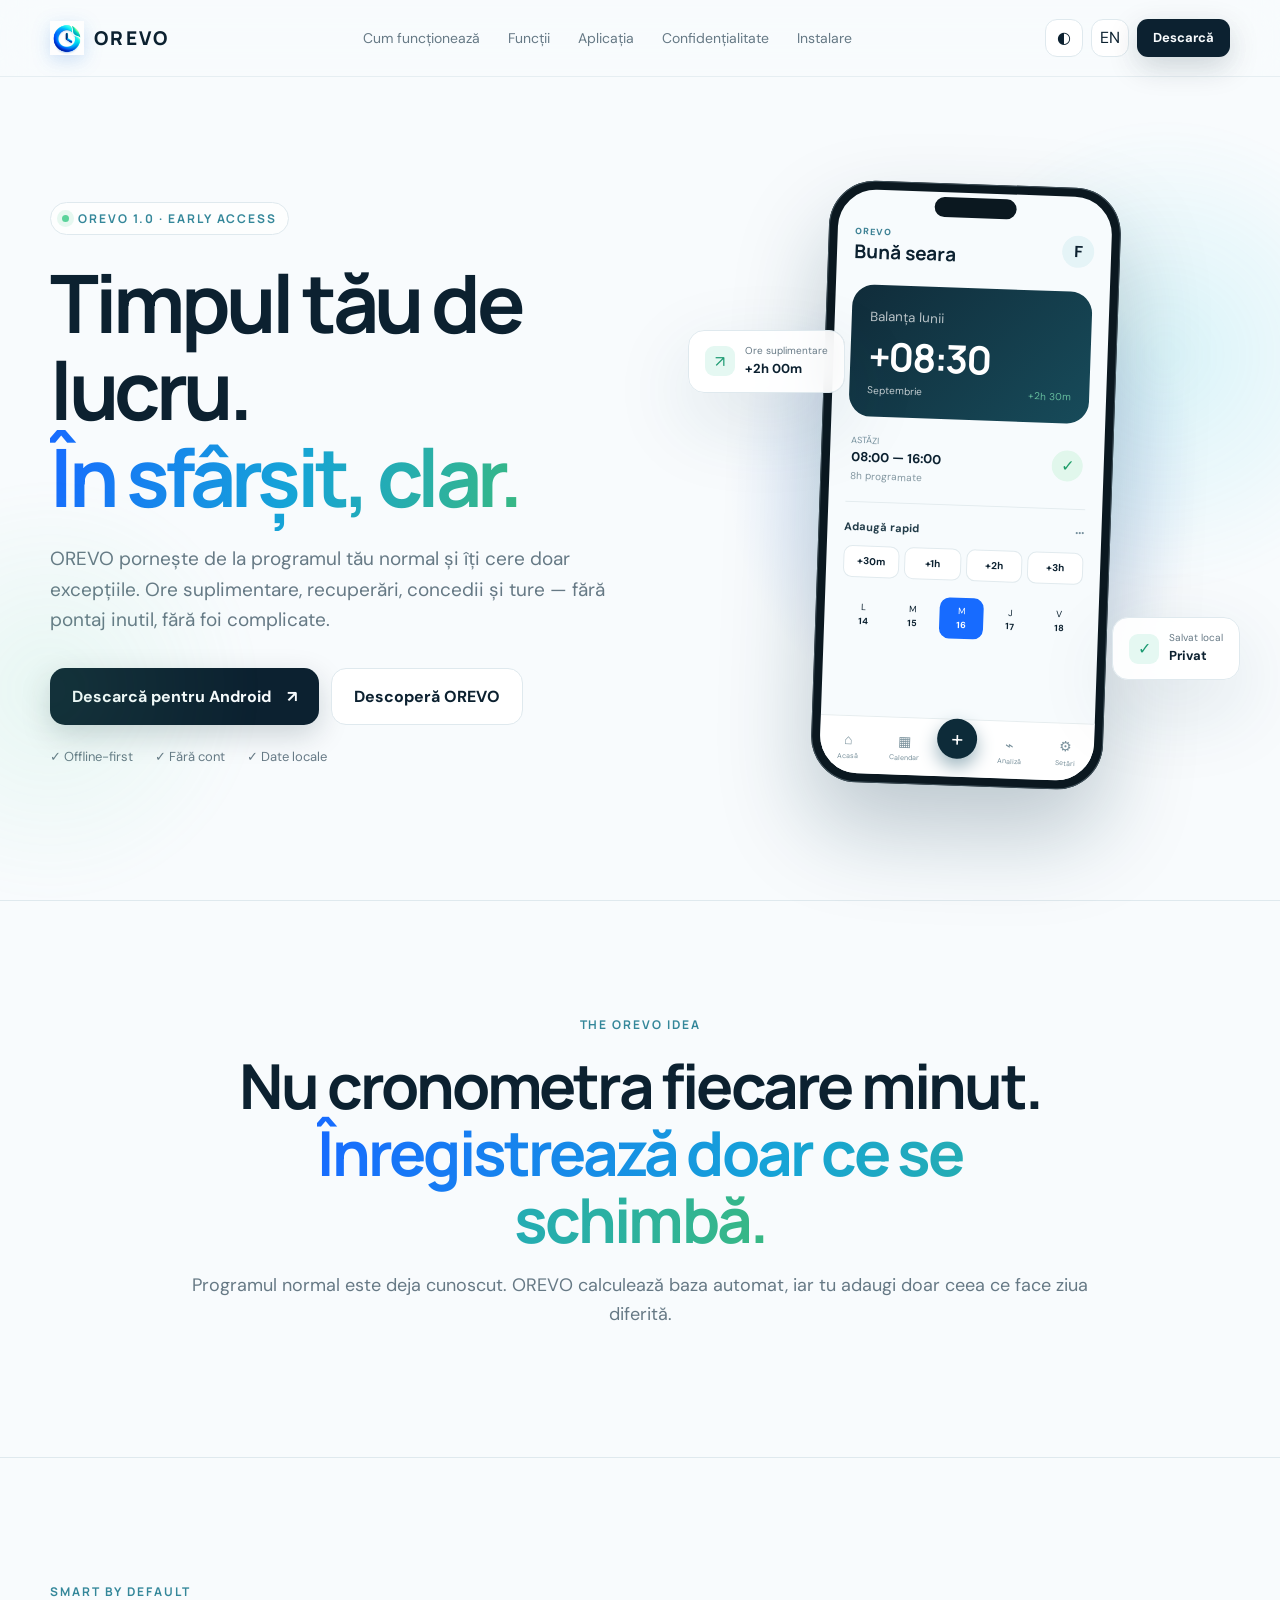
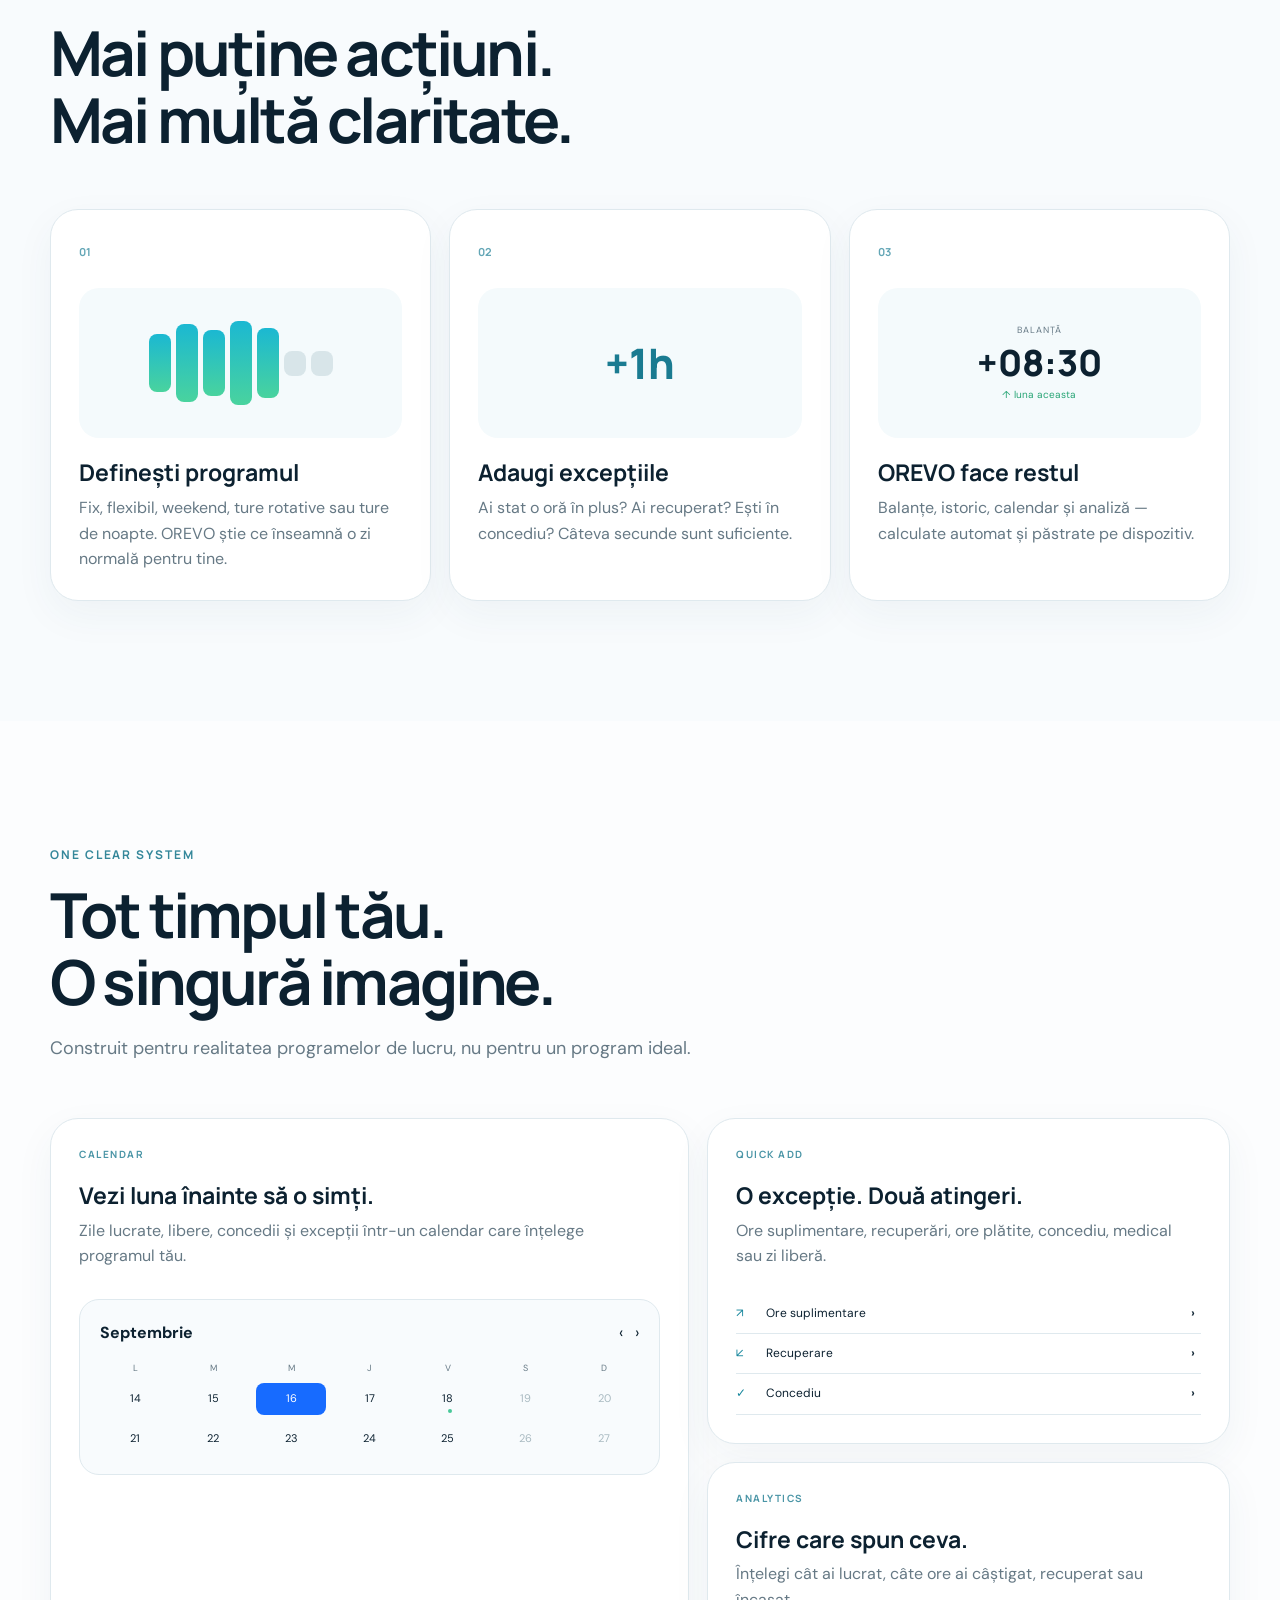
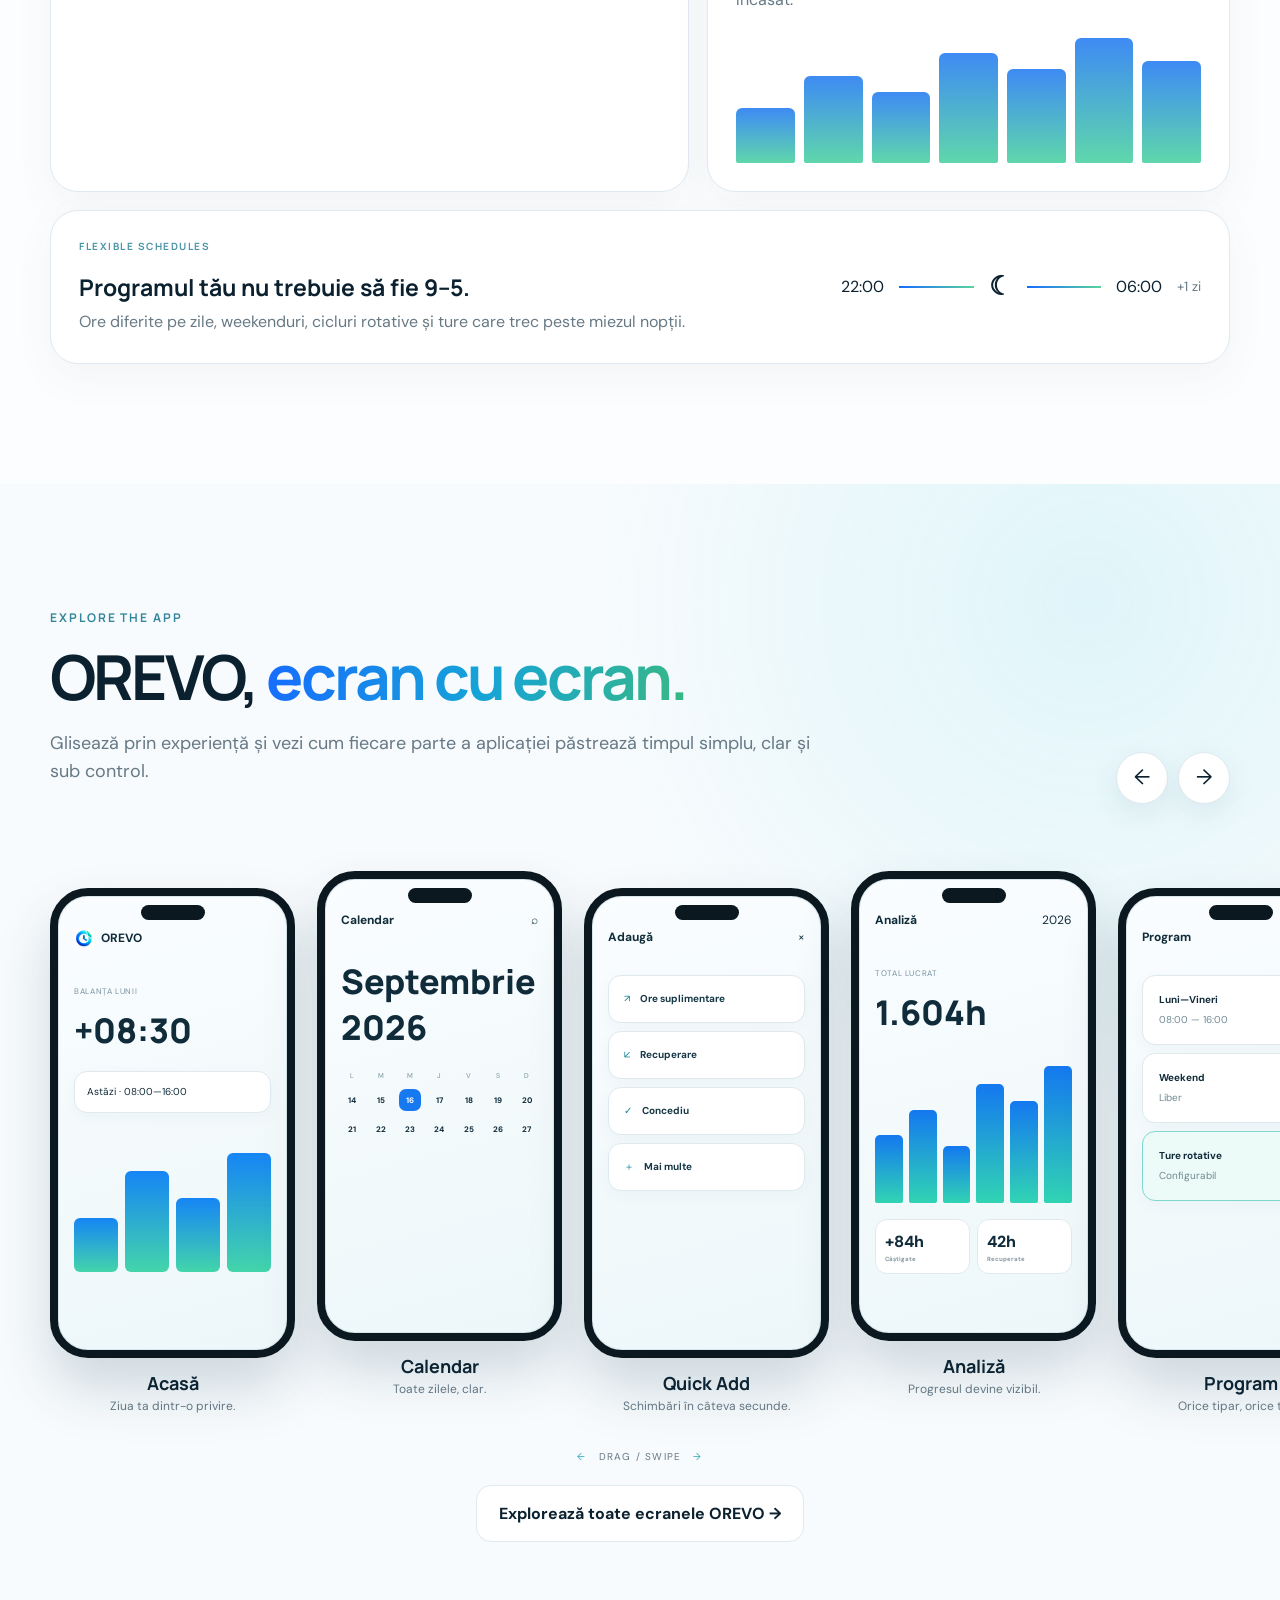
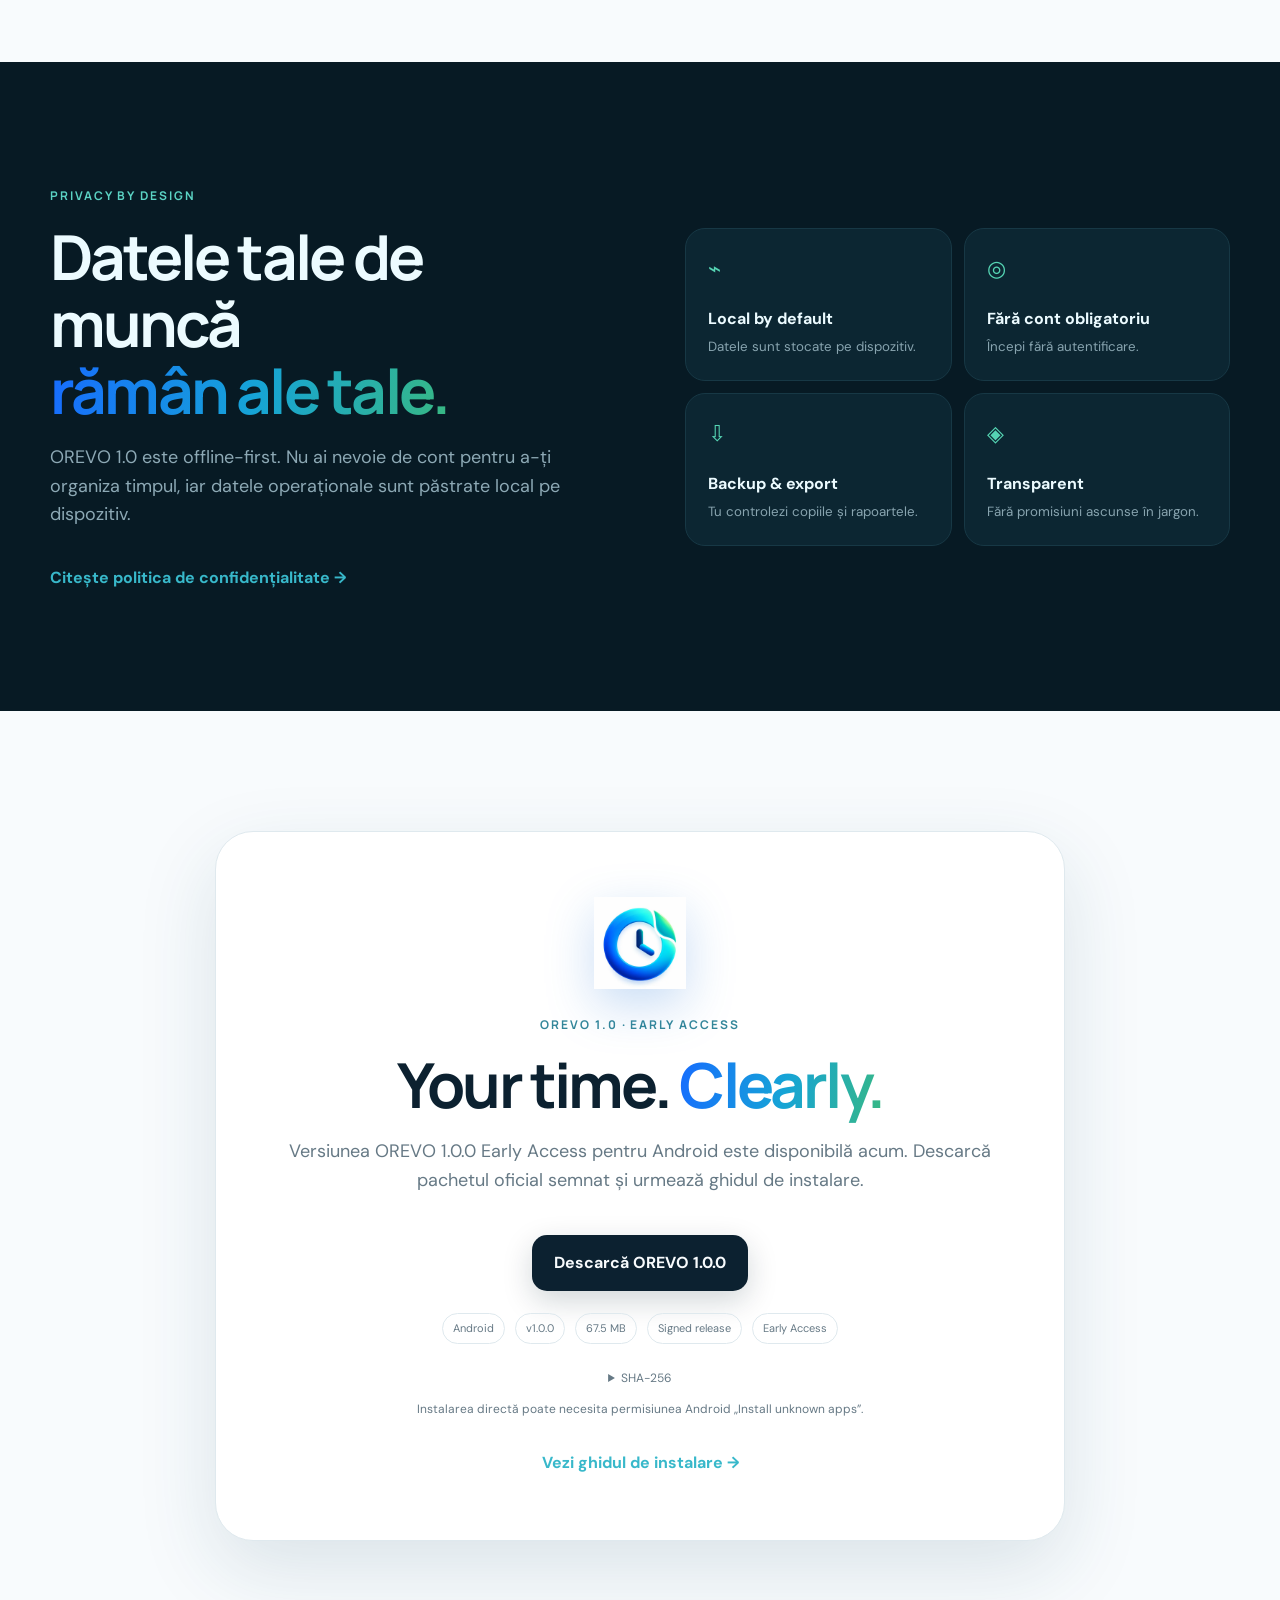
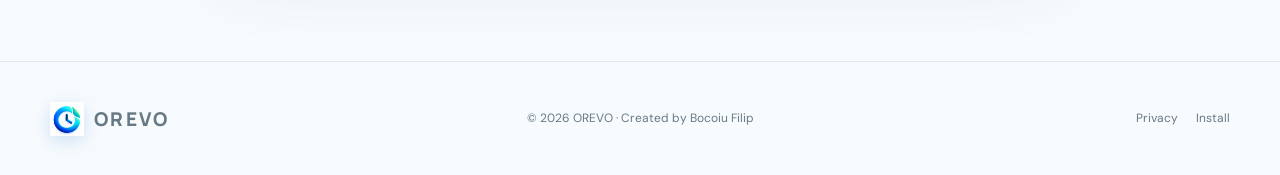
<file: index.html>
<!doctype html>
<html lang="ro" data-theme="light">
<head>
  <meta charset="utf-8">
  <meta name="viewport" content="width=device-width,initial-scale=1,viewport-fit=cover">
  <meta name="theme-color" content="#f7fbff">
  <meta name="description" content="OREVO — programul tău de lucru, ore suplimentare, recuperări și timp liber, clar într-un singur loc. Offline-first pentru Android.">
  <meta property="og:title" content="OREVO — Your time. Clearly.">
  <meta property="og:description" content="Work time, without the noise. OREVO transforms your schedule and exceptions into a clear, private time balance.">
  <meta property="og:type" content="website">
  <meta property="og:image" content="assets/og-cover.svg">
  <title>OREVO — Your time. Clearly.</title>
  <link rel="icon" href="assets/orevo-official-icon.webp" type="image/svg+xml">
  <link rel="stylesheet" href="css/style.css">
  <script defer src="js/main.js"></script>
</head>
<body>
<a class="skip" href="#main">Skip to content</a>
<header class="nav-wrap">
  <nav class="nav container" aria-label="Primary">
    <a class="brand" href="#top" aria-label="OREVO home"><img class="brand-icon" src="assets/orevo-official-icon.webp" alt="" aria-hidden="true"><span>OREVO</span></a>
    <div class="nav-links">
      <a href="#how" data-i18n="navHow">Cum funcționează</a>
      <a href="#features" data-i18n="navFeatures">Funcții</a><a href="app.html">Aplicația</a>
      <a href="#privacy" data-i18n="navPrivacy">Confidențialitate</a>
      <a href="install.html" data-i18n="navInstall">Instalare</a>
    </div>
    <div class="nav-actions">
      <button class="icon-btn" id="themeBtn" aria-label="Toggle theme">◐</button>
      <button class="lang-btn" id="langBtn" aria-label="Change language">EN</button>
      <a class="button mini" href="#download" data-i18n="download">Descarcă</a>
    </div>
  </nav>
</header>

<main id="main">
<section class="hero" id="top">
  <div class="orb orb-a"></div><div class="orb orb-b"></div>
  <div class="container hero-grid">
    <div class="hero-copy reveal">
      <div class="eyebrow"><span class="pulse"></span><span data-i18n="early">OREVO 1.0 · Early Access</span></div>
      <h1><span data-i18n="heroA">Timpul tău de lucru.</span><br><em data-i18n="heroB">În sfârșit, clar.</em></h1>
      <p class="lead" data-i18n="heroLead">OREVO pornește de la programul tău normal și îți cere doar excepțiile. Ore suplimentare, recuperări, concedii și ture — fără pontaj inutil, fără foi complicate.</p>
      <div class="hero-actions">
        <a class="button primary" href="#download"><span data-i18n="downloadAndroid">Descarcă pentru Android</span><span class="arrow">↗</span></a>
        <a class="button ghost" href="#how" data-i18n="discover">Descoperă OREVO</a>
      </div>
      <div class="trust-row"><span>✓ Offline-first</span><span>✓ Fără cont</span><span>✓ Date locale</span></div>
    </div>
    <div class="phone-stage reveal delay">
      <div class="halo"></div>
      <div class="phone">
        <div class="speaker"></div>
        <div class="screen">
          <div class="app-head"><div><small>OREVO</small><strong data-i18n="goodEvening">Bună seara</strong></div><span class="avatar">F</span></div>
          <div class="balance-card">
            <small data-i18n="monthBalance">Balanța lunii</small>
            <div class="balance">+08:30</div>
            <div class="balance-meta"><span>Septembrie</span><span class="up">+2h 30m</span></div>
          </div>
          <div class="today">
            <div><small data-i18n="today">ASTĂZI</small><strong>08:00 — 16:00</strong><span>8h programate</span></div><div class="check">✓</div>
          </div>
          <div class="quick-title"><strong data-i18n="quick">Adaugă rapid</strong><span>•••</span></div>
          <div class="chips"><span>+30m</span><span>+1h</span><span>+2h</span><span>+3h</span></div>
          <div class="week">
            <div><small>L</small><b>14</b></div><div><small>M</small><b>15</b></div><div class="active"><small>M</small><b>16</b></div><div><small>J</small><b>17</b></div><div><small>V</small><b>18</b></div>
          </div>
          <div class="app-nav"><span>⌂<small>Acasă</small></span><span>▦<small>Calendar</small></span><span class="fab">+</span><span>⌁<small>Analiză</small></span><span>⚙<small>Setări</small></span></div>
        </div>
      </div>
      <div class="float-card fc1"><span class="fc-icon">↗</span><div><small data-i18n="overtime">Ore suplimentare</small><strong>+2h 00m</strong></div></div>
      <div class="float-card fc2"><span class="fc-icon">✓</span><div><small data-i18n="saved">Salvat local</small><strong data-i18n="private">Privat</strong></div></div>
    </div>
  </div>
</section>

<section class="statement">
 <div class="container narrow reveal"><span class="kicker">THE OREVO IDEA</span><h2 data-i18n="statement">Nu cronometra fiecare minut.<br><em>Înregistrează doar ce se schimbă.</em></h2><p data-i18n="statementP">Programul normal este deja cunoscut. OREVO calculează baza automat, iar tu adaugi doar ceea ce face ziua diferită.</p></div>
</section>

<section id="how" class="section">
 <div class="container">
  <div class="section-head reveal"><span class="kicker">SMART BY DEFAULT</span><h2 data-i18n="howTitle">Mai puține acțiuni.<br>Mai multă claritate.</h2></div>
  <div class="steps">
   <article class="step reveal"><span class="num">01</span><div class="step-visual schedule"><i></i><i></i><i></i><i></i><i></i><i class="off"></i><i class="off"></i></div><h3 data-i18n="step1">Definești programul</h3><p data-i18n="step1p">Fix, flexibil, weekend, ture rotative sau ture de noapte. OREVO știe ce înseamnă o zi normală pentru tine.</p></article>
   <article class="step reveal"><span class="num">02</span><div class="step-visual plus">+1h</div><h3 data-i18n="step2">Adaugi excepțiile</h3><p data-i18n="step2p">Ai stat o oră în plus? Ai recuperat? Ești în concediu? Câteva secunde sunt suficiente.</p></article>
   <article class="step reveal"><span class="num">03</span><div class="step-visual result"><small>BALANȚĂ</small><b>+08:30</b><span>↑ luna aceasta</span></div><h3 data-i18n="step3">OREVO face restul</h3><p data-i18n="step3p">Balanțe, istoric, calendar și analiză — calculate automat și păstrate pe dispozitiv.</p></article>
  </div>
 </div>
</section>

<section id="features" class="section soft">
 <div class="container">
  <div class="section-head reveal"><span class="kicker">ONE CLEAR SYSTEM</span><h2 data-i18n="featuresTitle">Tot timpul tău.<br>O singură imagine.</h2><p data-i18n="featuresP">Construit pentru realitatea programelor de lucru, nu pentru un program ideal.</p></div>
  <div class="bento">
   <article class="feature large reveal"><div class="tag">CALENDAR</div><h3 data-i18n="fCalendar">Vezi luna înainte să o simți.</h3><p data-i18n="fCalendarP">Zile lucrate, libere, concedii și excepții într-un calendar care înțelege programul tău.</p><div class="mini-calendar"><div class="cal-head"><b>Septembrie</b><span>‹ &nbsp; ›</span></div><div class="cal-grid"><small>L</small><small>M</small><small>M</small><small>J</small><small>V</small><small>S</small><small>D</small><span>14</span><span>15</span><span class="sel">16</span><span>17</span><span class="dot">18</span><span class="muted">19</span><span class="muted">20</span><span>21</span><span>22</span><span>23</span><span>24</span><span>25</span><span class="muted">26</span><span class="muted">27</span></div></div></article>
   <article class="feature reveal"><div class="tag">QUICK ADD</div><h3 data-i18n="fQuick">O excepție. Două atingeri.</h3><p data-i18n="fQuickP">Ore suplimentare, recuperări, ore plătite, concediu, medical sau zi liberă.</p><div class="action-list"><span><i>↗</i> Ore suplimentare <b>›</b></span><span><i>↙</i> Recuperare <b>›</b></span><span><i>✓</i> Concediu <b>›</b></span></div></article>
   <article class="feature reveal"><div class="tag">ANALYTICS</div><h3 data-i18n="fAnalytics">Cifre care spun ceva.</h3><p data-i18n="fAnalyticsP">Înțelegi cât ai lucrat, câte ore ai câștigat, recuperat sau încasat.</p><div class="bars"><i style="height:42%"></i><i style="height:67%"></i><i style="height:54%"></i><i style="height:84%"></i><i style="height:72%"></i><i style="height:96%"></i><i style="height:78%"></i></div></article>
   <article class="feature wide reveal"><div><div class="tag">FLEXIBLE SCHEDULES</div><h3 data-i18n="fSchedule">Programul tău nu trebuie să fie 9–5.</h3><p data-i18n="fScheduleP">Ore diferite pe zile, weekenduri, cicluri rotative și ture care trec peste miezul nopții.</p></div><div class="shift"><span>22:00</span><i></i><b>☾</b><i></i><span>06:00</span><small>+1 zi</small></div></article>
  </div>
 </div>
</section>


<section id="screens" class="app-showcase section">
 <div class="container">
  <div class="showcase-head reveal"><div><span class="kicker">EXPLORE THE APP</span><h2>OREVO, <em>ecran cu ecran.</em></h2><p>Glisează prin experiență și vezi cum fiecare parte a aplicației păstrează timpul simplu, clar și sub control.</p></div><div class="showcase-controls"><button id="screensPrev" aria-label="Ecranul anterior">←</button><button id="screensNext" aria-label="Ecranul următor">→</button></div></div>
  <div class="screen-rail-wrap reveal"><div class="screen-rail" id="screenRail">
   <article class="screen-card"><div class="mini-phone home-ui"><div class="mini-top"><img src="assets/orevo-official-icon.webp" alt=""><b>OREVO</b></div><small>BALANȚA LUNII</small><strong>+08:30</strong><div class="ui-pill">Astăzi · 08:00—16:00</div><div class="ui-bars"><i></i><i></i><i></i><i></i></div></div><h3>Acasă</h3><p>Ziua ta dintr-o privire.</p></article>
   <article class="screen-card"><div class="mini-phone calendar-ui"><div class="mini-top"><b>Calendar</b><span>⌕</span></div><strong>Septembrie 2026</strong><div class="ui-calendar"><i>L</i><i>M</i><i>M</i><i>J</i><i>V</i><i>S</i><i>D</i><b>14</b><b>15</b><b class="picked">16</b><b>17</b><b>18</b><b>19</b><b>20</b><b>21</b><b>22</b><b>23</b><b>24</b><b>25</b><b>26</b><b>27</b></div></div><h3>Calendar</h3><p>Toate zilele, clar.</p></article>
   <article class="screen-card"><div class="mini-phone add-ui"><div class="mini-top"><b>Adaugă</b><span>×</span></div><div class="ui-action">↗ <span>Ore suplimentare</span></div><div class="ui-action">↙ <span>Recuperare</span></div><div class="ui-action">✓ <span>Concediu</span></div><div class="ui-action">＋ <span>Mai multe</span></div></div><h3>Quick Add</h3><p>Schimbări în câteva secunde.</p></article>
   <article class="screen-card"><div class="mini-phone analytics-ui"><div class="mini-top"><b>Analiză</b><span>2026</span></div><small>TOTAL LUCRAT</small><strong>1.604h</strong><div class="ui-chart"><i></i><i></i><i></i><i></i><i></i><i></i></div><div class="ui-stats"><span>+84h<small>Câștigate</small></span><span>42h<small>Recuperate</small></span></div></div><h3>Analiză</h3><p>Progresul devine vizibil.</p></article>
   <article class="screen-card"><div class="mini-phone schedule-ui"><div class="mini-top"><b>Program</b><span>⚙</span></div><div class="ui-shift"><b>Luni—Vineri</b><span>08:00 — 16:00</span></div><div class="ui-shift"><b>Weekend</b><span>Liber</span></div><div class="ui-shift accent"><b>Ture rotative</b><span>Configurabil</span></div></div><h3>Program</h3><p>Orice tipar, orice tură.</p></article>
   <article class="screen-card"><div class="mini-phone settings-ui"><div class="mini-top"><b>Setări</b><span>⚙</span></div><div class="ui-setting">Program <b>›</b></div><div class="ui-setting">Aspect <b>›</b></div><div class="ui-setting">Backup & rapoarte <b>›</b></div><div class="ui-setting">Confidențialitate <b>›</b></div><div class="ui-setting">Despre OREVO <b>›</b></div></div><h3>Setări</h3><p>Control fără aglomerație.</p></article>
  </div></div>
  <div class="rail-hint"><span>←</span> drag / swipe <span>→</span></div><div class="showcase-more"><a class="button ghost" href="app.html">Explorează toate ecranele OREVO →</a></div>
 </div>
</section>

<section id="privacy" class="section dark-section">
 <div class="container privacy-grid">
  <div class="reveal"><span class="kicker">PRIVACY BY DESIGN</span><h2 data-i18n="privacyTitle">Datele tale de muncă<br><em>rămân ale tale.</em></h2><p data-i18n="privacyP">OREVO 1.0 este offline-first. Nu ai nevoie de cont pentru a-ți organiza timpul, iar datele operaționale sunt păstrate local pe dispozitiv.</p><a class="text-link" href="privacy.html" data-i18n="readPrivacy">Citește politica de confidențialitate →</a></div>
  <div class="privacy-cards reveal"><div><span>⌁</span><b data-i18n="local">Local by default</b><small data-i18n="localP">Datele sunt stocate pe dispozitiv.</small></div><div><span>◎</span><b data-i18n="noAccount">Fără cont obligatoriu</b><small data-i18n="noAccountP">Începi fără autentificare.</small></div><div><span>⇩</span><b>Backup & export</b><small data-i18n="backupP">Tu controlezi copiile și rapoartele.</small></div><div><span>◈</span><b data-i18n="transparent">Transparent</b><small data-i18n="transparentP">Fără promisiuni ascunse în jargon.</small></div></div>
 </div>
</section>

<section id="download" class="download section">
 <div class="container download-card reveal">
  <div class="download-mark"><img class="brand-icon brand-icon-xl" src="assets/orevo-official-icon.webp" alt="OREVO"></div>
  <span class="kicker">OREVO 1.0 · EARLY ACCESS</span>
  <h2 data-i18n="downloadTitle">Your time. <em>Clearly.</em></h2>
  <p data-i18n="downloadP">Versiunea OREVO 1.0.0 Early Access pentru Android este disponibilă acum. Descarcă pachetul oficial semnat și urmează ghidul de instalare.</p>
  <a class="button primary download-live" href="https://github.com/filip-timotey/orevo-site/releases/download/v1.0.0/OREVO-1.0.0-early-access.apk" data-i18n="downloadNow">Descarcă OREVO 1.0.0</a>
  <div class="release-meta"><span>Android</span><span>v1.0.0</span><span>67.5 MB</span><span>Signed release</span><span>Early Access</span></div>
  <details><summary>SHA-256</summary><code>0BB917FDD860518E1B16B59E65320475977443A69374383C25056FE49C1811AF</code></details>
  <p class="tiny" data-i18n="installNote">Instalarea directă poate necesita permisiunea Android „Install unknown apps”.</p>
  <a class="text-link" href="install.html" data-i18n="installGuide">Vezi ghidul de instalare →</a>
 </div>
</section>
</main>

<footer><div class="container footer-grid"><a class="brand" href="#top"><img class="brand-icon" src="assets/orevo-official-icon.webp" alt="" aria-hidden="true"><span>OREVO</span></a><p>© <span id="year"></span> OREVO · <span data-i18n="created">Created by Bocoiu Filip</span></p><div><a href="privacy.html">Privacy</a><a href="install.html">Install</a></div></div></footer>
</body></html>
</file>
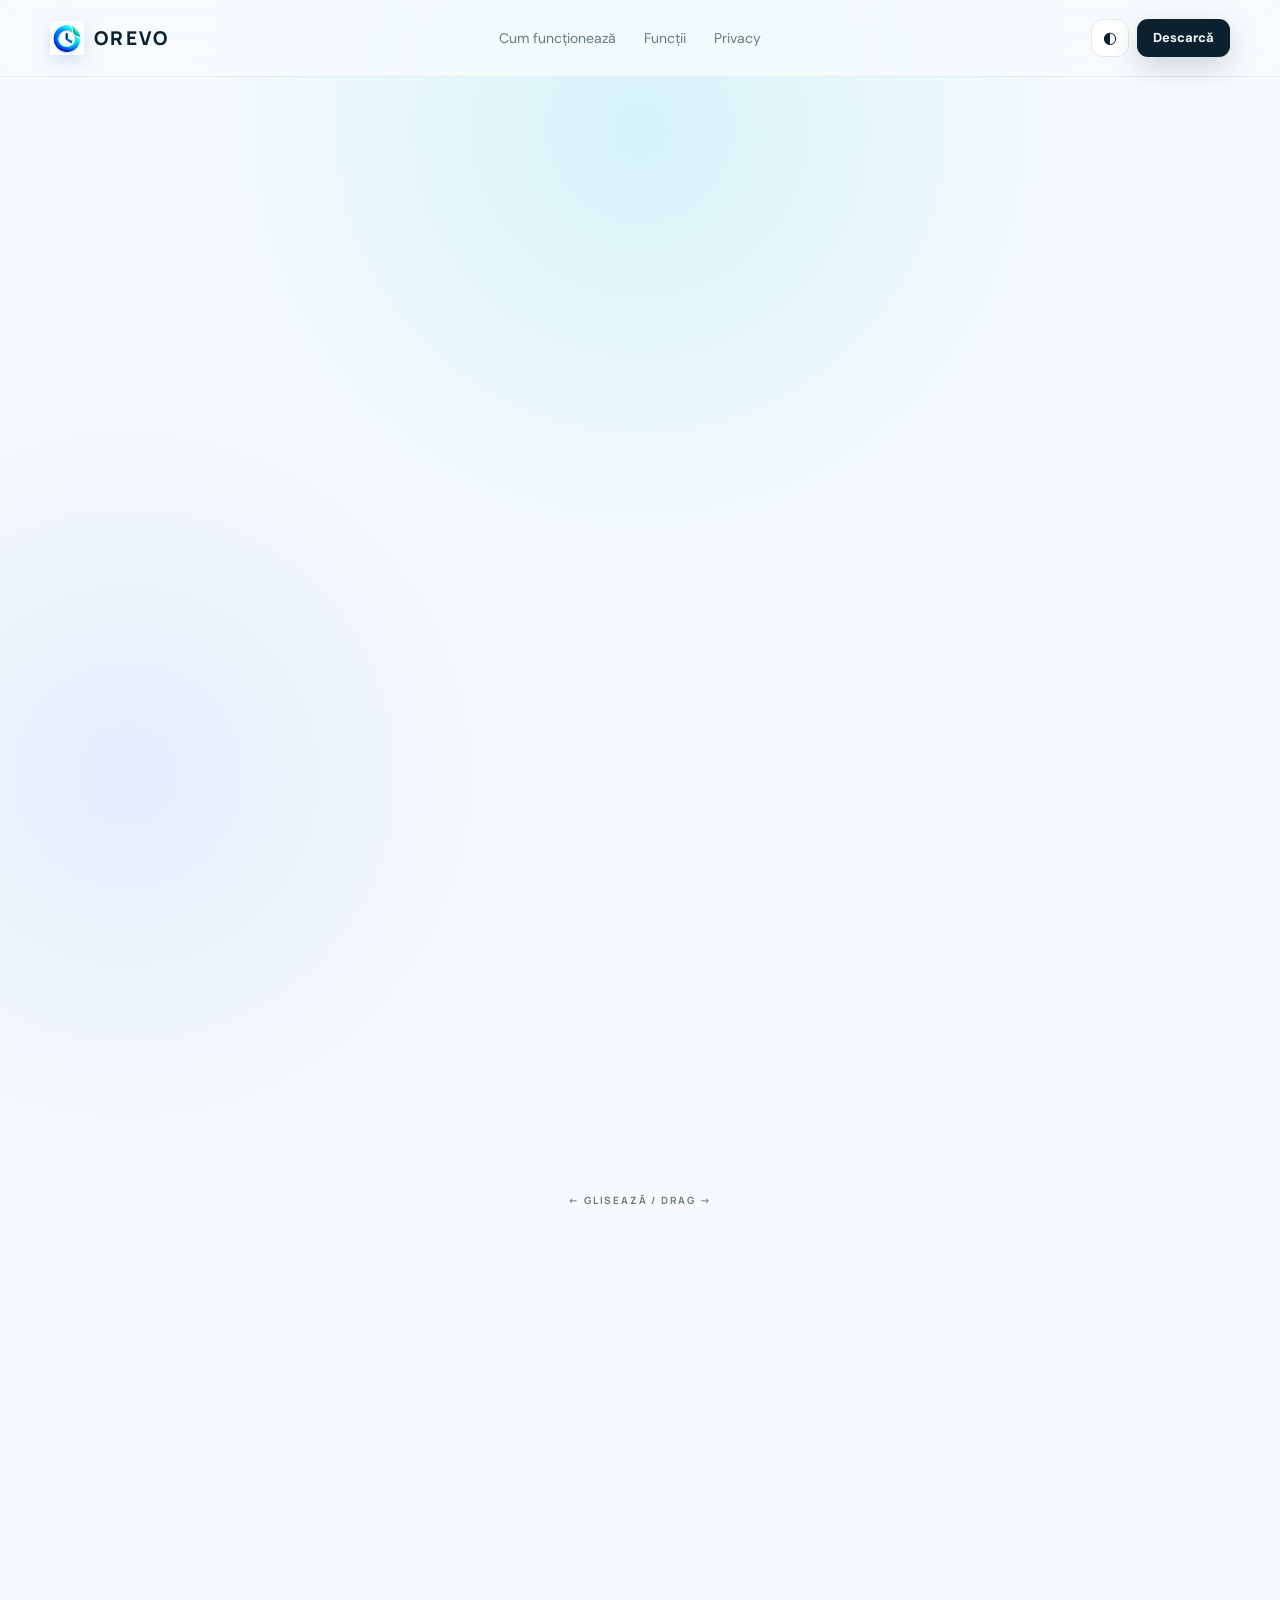
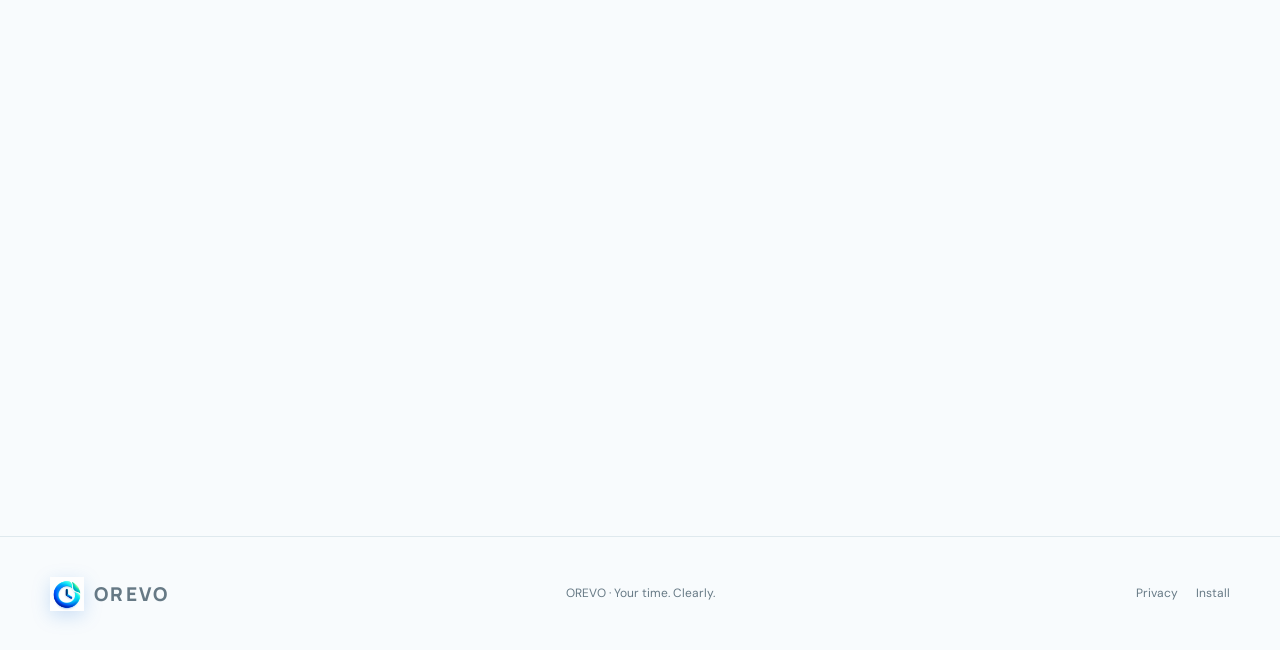
<file: app.html>
<!doctype html><html lang="ro" data-theme="light"><head><meta charset="utf-8"><meta name="viewport" content="width=device-width,initial-scale=1"><meta name="description" content="Explorează interfața OREVO, ecran cu ecran."><title>Explore OREVO — App Experience</title><link rel="icon" href="assets/orevo-official-icon.webp" type="image/webp"><link rel="stylesheet" href="css/style.css"><script defer src="js/main.js"></script></head><body><header class="nav-wrap"><nav class="nav container"><a class="brand" href="index.html"><img class="brand-icon" src="assets/orevo-official-icon.webp" alt=""><span>OREVO</span></a><div class="nav-links"><a href="index.html#how">Cum funcționează</a><a href="index.html#features">Funcții</a><a href="privacy.html">Privacy</a></div><div class="nav-actions"><button class="icon-btn" id="themeBtn" aria-label="Schimbă tema">◐</button><a class="button mini" href="index.html#download">Descarcă</a></div></nav></header><main><section class="experience-hero"><div class="container"><div class="experience-title reveal"><span class="kicker">THE OREVO EXPERIENCE</span><h1>Vezi aplicația.<br><em>Înainte să o deschizi.</em></h1><p>Un tur vizual al experienței OREVO. Glisează stânga și dreapta prin ecranele principale — exact fluxul pe care îl vei folosi zi de zi.</p></div><div class="experience-stage reveal"><button class="gallery-arrow left" id="screensPrev" aria-label="Anterior">←</button><div class="screen-rail experience-rail" id="screenRail">
<article class="screen-card"><div class="mini-phone home-ui"><div class="mini-top"><img src="assets/orevo-official-icon.webp" alt=""><b>OREVO</b></div><small>BALANȚA LUNII</small><strong>+08:30</strong><div class="ui-pill">Astăzi · 08:00—16:00</div><div class="ui-bars"><i></i><i></i><i></i><i></i></div></div><h3>Acasă</h3><p>Program, balanță și acțiuni rapide.</p></article>
<article class="screen-card"><div class="mini-phone calendar-ui"><div class="mini-top"><b>Calendar</b><span>⌕</span></div><strong>Septembrie 2026</strong><div class="ui-calendar"><i>L</i><i>M</i><i>M</i><i>J</i><i>V</i><i>S</i><i>D</i><b>14</b><b>15</b><b class="picked">16</b><b>17</b><b>18</b><b>19</b><b>20</b><b>21</b><b>22</b><b>23</b><b>24</b><b>25</b><b>26</b><b>27</b></div></div><h3>Calendar</h3><p>Programul și excepțiile, zi cu zi.</p></article>
<article class="screen-card"><div class="mini-phone add-ui"><div class="mini-top"><b>Adaugă rapid</b><span>×</span></div><div class="ui-action">↗ <span>Ore suplimentare</span></div><div class="ui-action">↙ <span>Recuperare</span></div><div class="ui-action">✓ <span>Concediu</span></div><div class="ui-action">＋ <span>Mai multe</span></div></div><h3>Quick Add</h3><p>Înregistrezi doar ceea ce se schimbă.</p></article>
<article class="screen-card"><div class="mini-phone analytics-ui"><div class="mini-top"><b>Analiză</b><span>2026</span></div><small>TOTAL LUCRAT</small><strong>1.604h</strong><div class="ui-chart"><i></i><i></i><i></i><i></i><i></i><i></i></div><div class="ui-stats"><span>+84h<small>Câștigate</small></span><span>42h<small>Recuperate</small></span></div></div><h3>Analiză</h3><p>Orele tale transformate în perspectivă.</p></article>
<article class="screen-card"><div class="mini-phone schedule-ui"><div class="mini-top"><b>Program</b><span>⚙</span></div><div class="ui-shift"><b>Luni—Vineri</b><span>08:00 — 16:00</span></div><div class="ui-shift"><b>Weekend</b><span>Liber</span></div><div class="ui-shift accent"><b>Ture rotative</b><span>Configurabil</span></div></div><h3>Program</h3><p>Fix, flexibil, rotativ sau de noapte.</p></article>
<article class="screen-card"><div class="mini-phone settings-ui"><div class="mini-top"><b>Setări</b><span>⚙</span></div><div class="ui-setting">Program <b>›</b></div><div class="ui-setting">Aspect <b>›</b></div><div class="ui-setting">Backup & rapoarte <b>›</b></div><div class="ui-setting">Confidențialitate <b>›</b></div><div class="ui-setting">Despre OREVO <b>›</b></div></div><h3>Setări</h3><p>Control complet, fără aglomerație.</p></article>
<article class="screen-card"><div class="mini-phone settings-ui"><div class="mini-top"><b>Backup</b><span>⇩</span></div><div class="ui-shift accent"><b>Backup local</b><span>Datele tale, copia ta.</span></div><div class="ui-setting">Export raport CSV <b>↗</b></div><div class="ui-setting">Restaurare backup <b>›</b></div></div><h3>Backup & rapoarte</h3><p>Portabilitate și control local.</p></article>
</div><button class="gallery-arrow right" id="screensNext" aria-label="Următor">→</button></div><div class="experience-note">← GLISEAZĂ / DRAG →</div></div></section><section class="section"><div class="container narrow statement-card reveal"><img class="brand-icon brand-icon-xl" src="assets/orevo-official-icon.webp" alt="OREVO"><span class="kicker">DESIGNED AROUND YOUR DAY</span><h2>Mai puțin timp în aplicație.<br><em>Mai multă claritate în viața reală.</em></h2><p>OREVO nu încearcă să transforme ziua de lucru într-un cronometru. Îți cunoaște programul, iar tu intervii numai când realitatea diferă de plan.</p><a class="button primary" href="index.html#download">OREVO 1.0 Early Access →</a></div></section></main><footer><div class="container footer-grid"><a class="brand" href="index.html"><img class="brand-icon" src="assets/orevo-official-icon.webp" alt=""><span>OREVO</span></a><p>OREVO · Your time. Clearly.</p><div><a href="privacy.html">Privacy</a><a href="install.html">Install</a></div></div></footer></body></html>
</file>
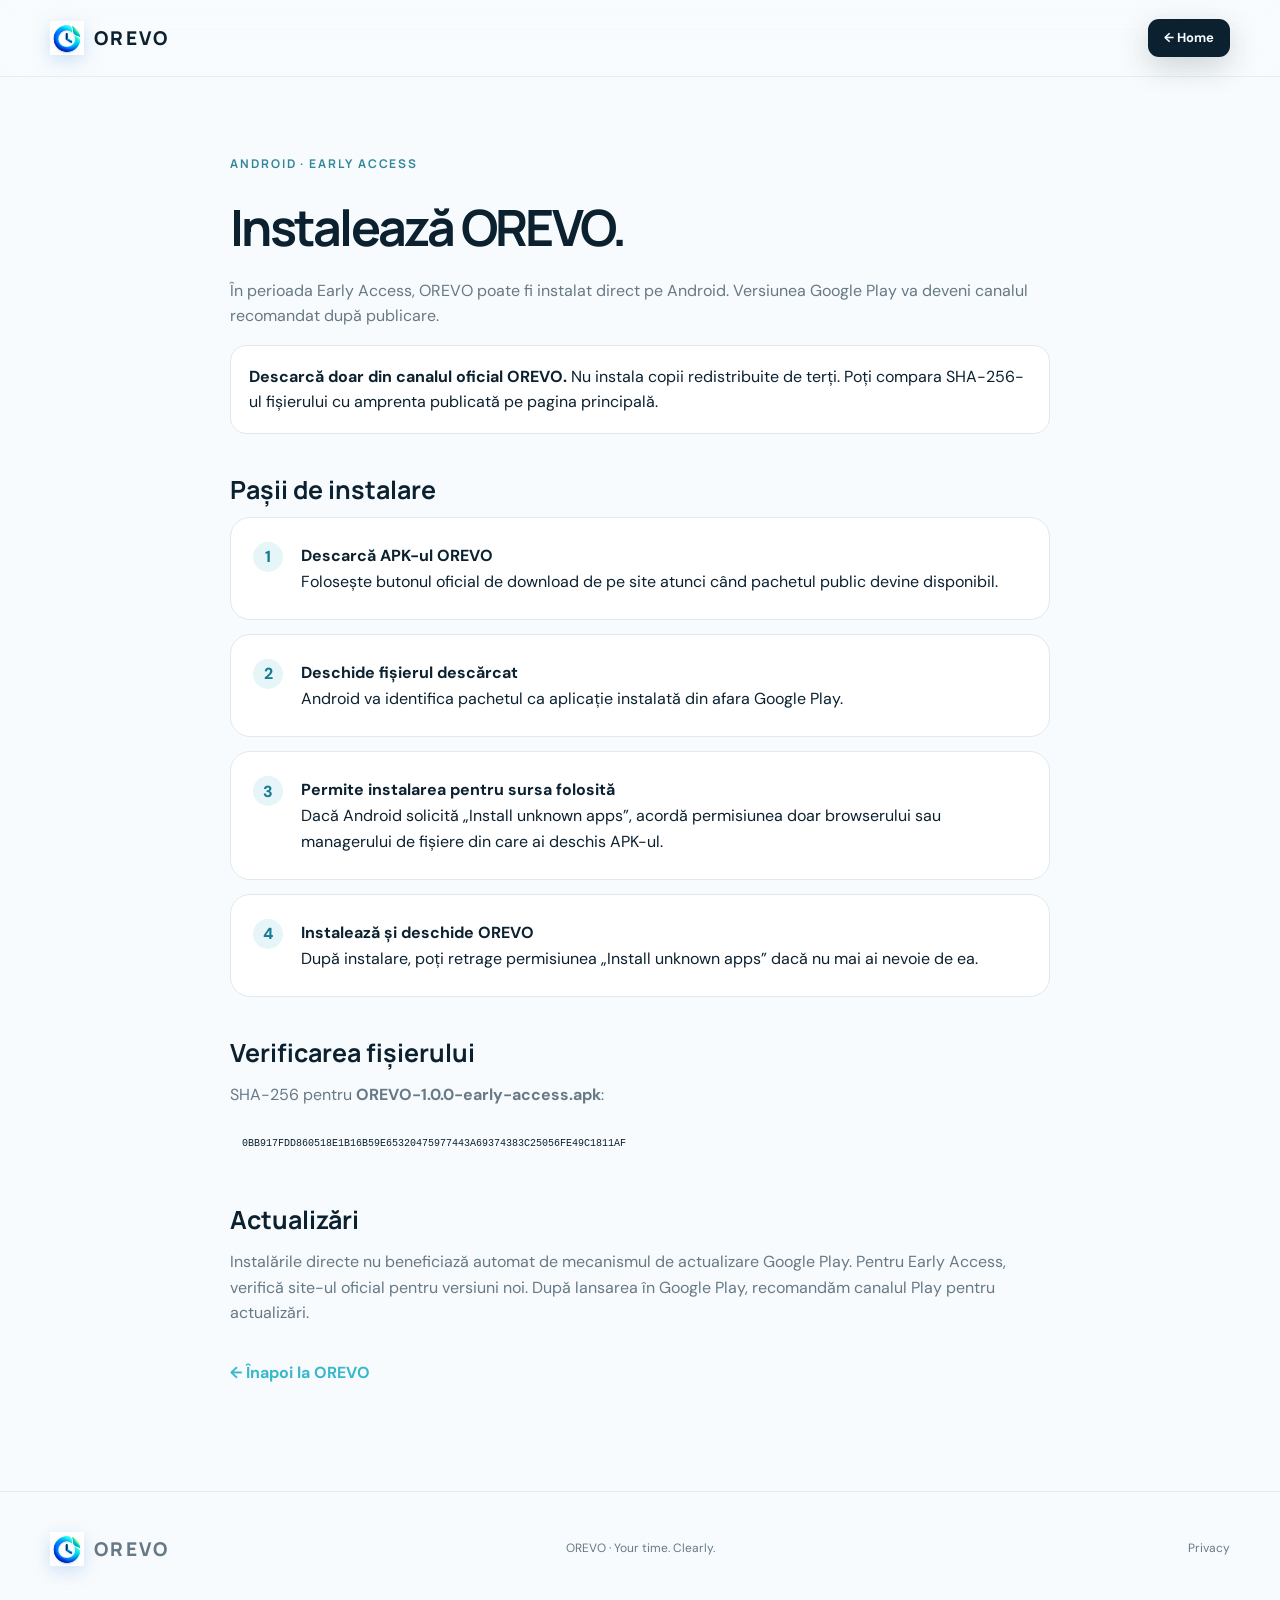
<file: install.html>
<!doctype html><html lang="ro" data-theme="light"><head><meta charset="utf-8"><meta name="viewport" content="width=device-width,initial-scale=1"><meta name="description" content="How to install OREVO Early Access on Android"><title>Install OREVO — Early Access</title><link rel="icon" href="assets/orevo-official-icon.webp" type="image/webp"><link rel="stylesheet" href="css/style.css"></head><body><header class="nav-wrap"><nav class="nav container"><a class="brand" href="index.html"><img class="brand-icon" src="assets/orevo-official-icon.webp" alt="" aria-hidden="true"><span>OREVO</span></a><div class="nav-actions"><a class="button mini" href="index.html">← Home</a></div></nav></header><main class="legal"><article><span class="kicker">ANDROID · EARLY ACCESS</span><h1>Instalează OREVO.</h1><p>În perioada Early Access, OREVO poate fi instalat direct pe Android. Versiunea Google Play va deveni canalul recomandat după publicare.</p><div class="notice"><strong>Descarcă doar din canalul oficial OREVO.</strong> Nu instala copii redistribuite de terți. Poți compara SHA-256-ul fișierului cu amprenta publicată pe pagina principală.</div><h2>Pașii de instalare</h2><div class="install-steps"><div class="install-step"><strong>Descarcă APK-ul OREVO</strong><br><span>Folosește butonul oficial de download de pe site atunci când pachetul public devine disponibil.</span></div><div class="install-step"><strong>Deschide fișierul descărcat</strong><br><span>Android va identifica pachetul ca aplicație instalată din afara Google Play.</span></div><div class="install-step"><strong>Permite instalarea pentru sursa folosită</strong><br><span>Dacă Android solicită „Install unknown apps”, acordă permisiunea doar browserului sau managerului de fișiere din care ai deschis APK-ul.</span></div><div class="install-step"><strong>Instalează și deschide OREVO</strong><br><span>După instalare, poți retrage permisiunea „Install unknown apps” dacă nu mai ai nevoie de ea.</span></div></div><h2>Verificarea fișierului</h2><p>SHA-256 pentru <strong>OREVO-1.0.0-early-access.apk</strong>:</p><code>0BB917FDD860518E1B16B59E65320475977443A69374383C25056FE49C1811AF</code><h2>Actualizări</h2><p>Instalările directe nu beneficiază automat de mecanismul de actualizare Google Play. Pentru Early Access, verifică site-ul oficial pentru versiuni noi. După lansarea în Google Play, recomandăm canalul Play pentru actualizări.</p><p><a class="text-link" href="index.html">← Înapoi la OREVO</a></p></article></main><footer><div class="container footer-grid"><a class="brand" href="index.html"><img class="brand-icon" src="assets/orevo-official-icon.webp" alt="" aria-hidden="true"><span>OREVO</span></a><p>OREVO · Your time. Clearly.</p><div><a href="privacy.html">Privacy</a></div></div></footer></body></html>
</file>
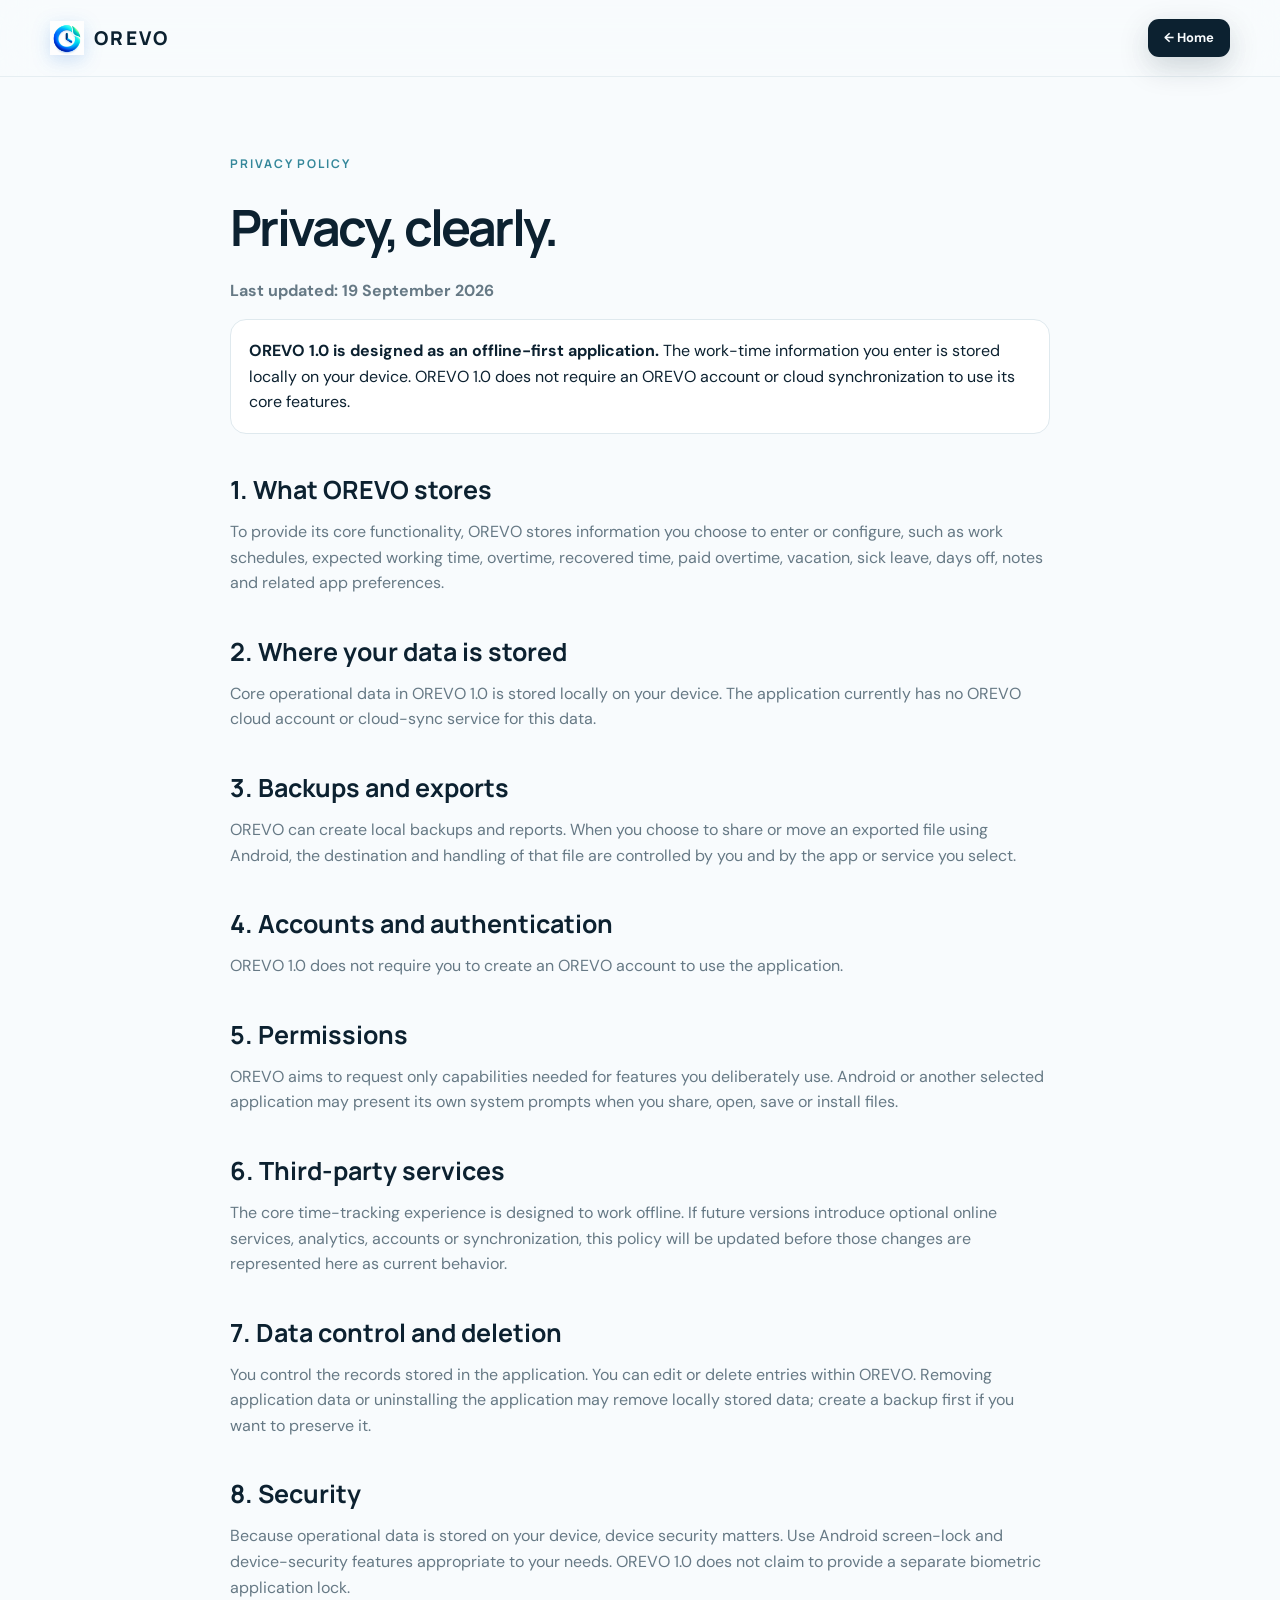
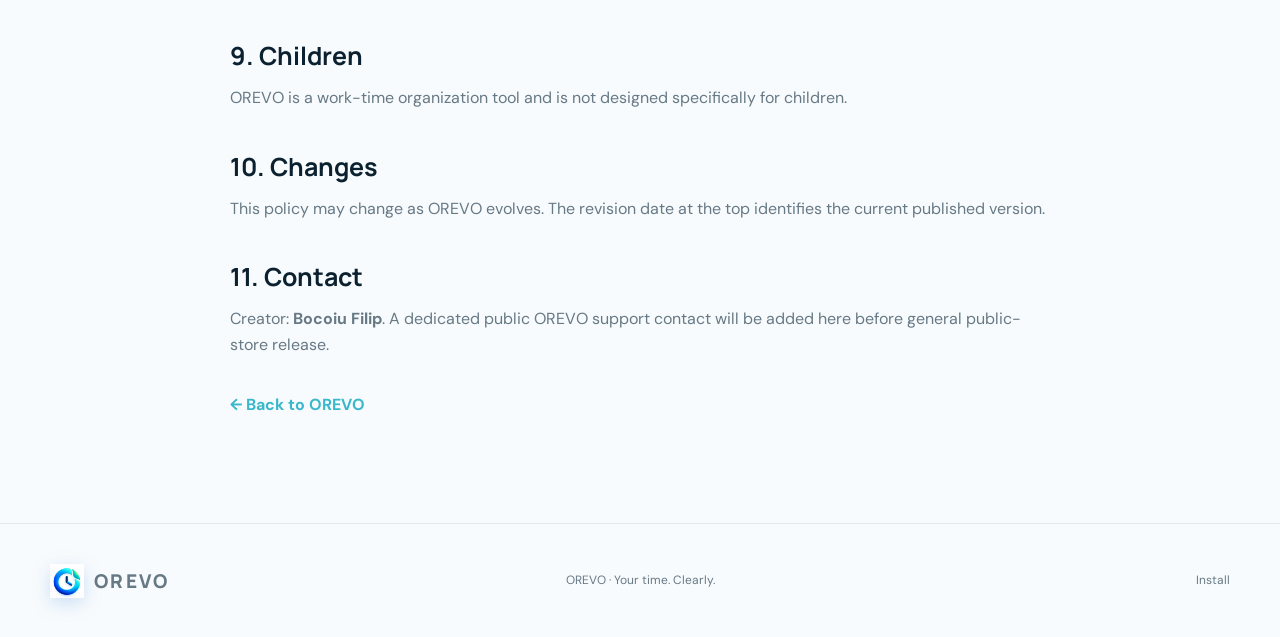
<file: privacy.html>
<!doctype html><html lang="ro" data-theme="light"><head><meta charset="utf-8"><meta name="viewport" content="width=device-width,initial-scale=1"><meta name="description" content="OREVO Privacy Policy"><title>Privacy Policy — OREVO</title><link rel="icon" href="assets/orevo-official-icon.webp" type="image/webp"><link rel="stylesheet" href="css/style.css"></head><body><header class="nav-wrap"><nav class="nav container"><a class="brand" href="index.html"><img class="brand-icon" src="assets/orevo-official-icon.webp" alt="" aria-hidden="true"><span>OREVO</span></a><div class="nav-actions"><a class="button mini" href="index.html">← Home</a></div></nav></header><main class="legal"><article><span class="kicker">PRIVACY POLICY</span><h1>Privacy, clearly.</h1><p><strong>Last updated: 19 September 2026</strong></p><div class="notice"><strong>OREVO 1.0 is designed as an offline-first application.</strong> The work-time information you enter is stored locally on your device. OREVO 1.0 does not require an OREVO account or cloud synchronization to use its core features.</div><h2>1. What OREVO stores</h2><p>To provide its core functionality, OREVO stores information you choose to enter or configure, such as work schedules, expected working time, overtime, recovered time, paid overtime, vacation, sick leave, days off, notes and related app preferences.</p><h2>2. Where your data is stored</h2><p>Core operational data in OREVO 1.0 is stored locally on your device. The application currently has no OREVO cloud account or cloud-sync service for this data.</p><h2>3. Backups and exports</h2><p>OREVO can create local backups and reports. When you choose to share or move an exported file using Android, the destination and handling of that file are controlled by you and by the app or service you select.</p><h2>4. Accounts and authentication</h2><p>OREVO 1.0 does not require you to create an OREVO account to use the application.</p><h2>5. Permissions</h2><p>OREVO aims to request only capabilities needed for features you deliberately use. Android or another selected application may present its own system prompts when you share, open, save or install files.</p><h2>6. Third-party services</h2><p>The core time-tracking experience is designed to work offline. If future versions introduce optional online services, analytics, accounts or synchronization, this policy will be updated before those changes are represented here as current behavior.</p><h2>7. Data control and deletion</h2><p>You control the records stored in the application. You can edit or delete entries within OREVO. Removing application data or uninstalling the application may remove locally stored data; create a backup first if you want to preserve it.</p><h2>8. Security</h2><p>Because operational data is stored on your device, device security matters. Use Android screen-lock and device-security features appropriate to your needs. OREVO 1.0 does not claim to provide a separate biometric application lock.</p><h2>9. Children</h2><p>OREVO is a work-time organization tool and is not designed specifically for children.</p><h2>10. Changes</h2><p>This policy may change as OREVO evolves. The revision date at the top identifies the current published version.</p><h2>11. Contact</h2><p>Creator: <strong>Bocoiu Filip</strong>. A dedicated public OREVO support contact will be added here before general public-store release.</p><p><a class="text-link" href="index.html">← Back to OREVO</a></p></article></main><footer><div class="container footer-grid"><a class="brand" href="index.html"><img class="brand-icon" src="assets/orevo-official-icon.webp" alt="" aria-hidden="true"><span>OREVO</span></a><p>OREVO · Your time. Clearly.</p><div><a href="install.html">Install</a></div></div></footer></body></html>
</file>
<file: css/style.css>
@import url('https://fonts.googleapis.com/css2?family=DM+Sans:wght@400;500;600;700&family=Manrope:wght@500;600;700;800&display=swap');
:root{--bg:#f8fbfd;--surface:#fff;--ink:#0c2130;--muted:#667985;--line:#dfe9ee;--blue:#176bff;--cyan:#17c8df;--green:#5bd39b;--nav:rgba(248,251,253,.76);--shadow:0 28px 80px rgba(26,70,96,.13);--radius:28px}
[data-theme=dark]{--bg:#07141c;--surface:#0d202b;--ink:#eefaff;--muted:#8da6b3;--line:#1e3845;--nav:rgba(7,20,28,.78);--shadow:0 28px 80px rgba(0,0,0,.3)}
*{box-sizing:border-box}html{scroll-behavior:smooth}body{margin:0;background:var(--bg);color:var(--ink);font-family:'DM Sans',sans-serif;line-height:1.6;overflow-x:hidden}a{color:inherit;text-decoration:none}button{font:inherit}.container{width:min(1180px,calc(100% - 40px));margin:auto}.narrow{max-width:900px}.skip{position:absolute;left:-999px}.skip:focus{left:20px;top:20px;z-index:99;background:var(--surface);padding:10px}.nav-wrap{position:fixed;z-index:50;top:0;width:100%;background:var(--nav);backdrop-filter:blur(20px);border-bottom:1px solid color-mix(in srgb,var(--line) 70%,transparent)}.nav{height:76px;display:flex;align-items:center;justify-content:space-between;gap:24px}.brand{display:flex;align-items:center;gap:10px;font:800 19px Manrope;letter-spacing:.12em}.brand-icon{width:34px;height:34px;display:block;object-fit:contain;filter:drop-shadow(0 5px 9px rgba(7,100,210,.18))}.brand-icon-xl{width:92px;height:92px;margin:auto;filter:drop-shadow(0 16px 24px rgba(7,100,210,.22))}.nav-links{display:flex;gap:28px;font-size:14px;color:var(--muted)}.nav-links a:hover{color:var(--ink)}.nav-actions{display:flex;align-items:center;gap:8px}.icon-btn,.lang-btn{border:1px solid var(--line);background:var(--surface);color:var(--ink);height:38px;min-width:38px;border-radius:12px;cursor:pointer}.button{display:inline-flex;align-items:center;justify-content:center;gap:16px;border:0;border-radius:15px;padding:15px 22px;font-weight:700;transition:.25s;cursor:pointer}.button:hover{transform:translateY(-2px)}.button.primary,.button.mini{background:var(--ink);color:var(--bg);box-shadow:0 10px 30px rgba(8,31,44,.18)}.button.mini{padding:9px 16px;border-radius:11px;font-size:13px}.button.ghost{border:1px solid var(--line);background:var(--surface)}.button.disabled{opacity:.55;cursor:not-allowed}.button.disabled:hover{transform:none}.hero{min-height:900px;padding:160px 0 90px;position:relative;display:flex;align-items:center}.hero-grid{display:grid;grid-template-columns:1.05fr .95fr;align-items:center;gap:70px}.eyebrow,.kicker{font:700 12px Manrope;letter-spacing:.16em;text-transform:uppercase;color:#34879a}.eyebrow{display:inline-flex;align-items:center;gap:9px;background:color-mix(in srgb,var(--surface) 78%,transparent);border:1px solid var(--line);padding:7px 11px;border-radius:999px}.pulse{width:7px;height:7px;border-radius:50%;background:var(--green);box-shadow:0 0 0 5px rgba(91,211,155,.14)}h1,h2,h3{font-family:Manrope,sans-serif;line-height:1.08;margin:0}h1{font-size:clamp(48px,6.3vw,82px);letter-spacing:-.055em;margin:24px 0}.hero h1 em,h2 em{font-style:normal;background:linear-gradient(100deg,var(--blue),#16a4d6 52%,#38b883);-webkit-background-clip:text;color:transparent}.lead{font-size:19px;color:var(--muted);max-width:650px}.hero-actions{display:flex;gap:12px;margin:32px 0 22px}.trust-row{display:flex;gap:22px;color:var(--muted);font-size:13px}.orb{position:absolute;border-radius:50%;filter:blur(10px);pointer-events:none}.orb-a{width:470px;height:470px;right:-120px;top:120px;background:radial-gradient(circle,rgba(23,200,223,.13),transparent 70%)}.orb-b{width:420px;height:420px;left:-160px;bottom:0;background:radial-gradient(circle,rgba(91,211,155,.1),transparent 70%)}.phone-stage{position:relative;min-height:620px;display:grid;place-items:center}.halo{position:absolute;width:480px;height:480px;border-radius:50%;background:radial-gradient(circle,rgba(23,200,223,.17),rgba(23,107,255,.06) 50%,transparent 70%)}.phone{width:292px;height:602px;background:#0b1820;padding:9px;border-radius:46px;box-shadow:0 45px 90px rgba(12,51,73,.25),inset 0 0 0 1px #40515a;transform:rotate(2deg);position:relative;z-index:2}.speaker{position:absolute;z-index:3;width:82px;height:20px;border-radius:20px;background:#0b1820;left:50%;transform:translateX(-50%);top:14px}.screen{height:100%;background:#f7fbfd;color:#0c2130;border-radius:38px;padding:35px 17px 16px;position:relative;overflow:hidden}.app-head{display:flex;justify-content:space-between;align-items:center}.app-head div{display:flex;flex-direction:column}.app-head small{font-weight:800;font-size:9px;letter-spacing:.14em;color:#3c8194}.app-head strong{font:700 19px Manrope}.avatar{width:32px;height:32px;background:#e5f4f7;border-radius:50%;display:grid;place-items:center;font-weight:700}.balance-card{margin-top:20px;background:linear-gradient(135deg,#102c3a,#174b5a);color:white;border-radius:22px;padding:18px}.balance-card small{opacity:.7}.balance{font:700 39px Manrope;letter-spacing:-.05em}.balance-meta{display:flex;justify-content:space-between;font-size:10px;opacity:.75}.up{color:#80e4b6}.today{display:flex;justify-content:space-between;align-items:center;padding:17px 4px;border-bottom:1px solid #e4ecef}.today div:first-child{display:flex;flex-direction:column}.today small,.quick-title{font-size:9px;color:#76909d}.today strong{font-size:13px}.today span{font-size:10px;color:#8296a0}.check{width:31px;height:31px;border-radius:50%;background:#e1f7ec;color:#1d9d68;display:grid!important;place-items:center}.quick-title{display:flex;justify-content:space-between;margin:16px 0 9px}.quick-title strong{font-size:11px;color:#223c49}.chips{display:grid;grid-template-columns:repeat(4,1fr);gap:5px}.chips span{background:white;border:1px solid #e1eaee;border-radius:9px;padding:7px 0;text-align:center;font-size:10px;font-weight:700}.week{display:grid;grid-template-columns:repeat(5,1fr);gap:4px;margin-top:17px}.week div{text-align:center;padding:6px;border-radius:10px}.week small,.week b{display:block;font-size:9px}.week .active{background:#176bff;color:white}.app-nav{position:absolute;bottom:0;left:0;right:0;height:58px;background:white;border-top:1px solid #e6edef;display:grid;grid-template-columns:1fr 1fr 48px 1fr 1fr;align-items:center;text-align:center;color:#78909b}.app-nav span{font-size:14px}.app-nav small{display:block;font-size:7px}.app-nav .fab{width:40px;height:40px;margin:auto;border-radius:50%;background:#0d2b39;color:white;display:grid;place-items:center;font-size:22px;transform:translateY(-10px);box-shadow:0 8px 18px #9cb4be}.float-card{position:absolute;z-index:4;background:color-mix(in srgb,var(--surface) 92%,transparent);border:1px solid var(--line);box-shadow:var(--shadow);backdrop-filter:blur(14px);border-radius:16px;padding:12px 16px;display:flex;gap:10px;align-items:center}.float-card div{display:flex;flex-direction:column}.float-card small{color:var(--muted);font-size:10px}.float-card strong{font-size:13px}.fc-icon{width:30px;height:30px;border-radius:9px;background:#e5f8f2;color:#1c9a72;display:grid;place-items:center}.fc1{left:-15px;top:155px}.fc2{right:-10px;bottom:115px}.statement{padding:110px 0;text-align:center;border-top:1px solid var(--line);border-bottom:1px solid var(--line)}.statement h2,.section-head h2,.privacy-grid h2,.download-card h2{font-size:clamp(38px,5vw,62px);letter-spacing:-.045em;margin:16px 0}.statement p,.section-head p,.privacy-grid p,.download-card p{color:var(--muted);font-size:18px}.section{padding:120px 0}.section-head{max-width:780px;margin-bottom:55px}.steps{display:grid;grid-template-columns:repeat(3,1fr);gap:18px}.step,.feature{background:var(--surface);border:1px solid var(--line);border-radius:var(--radius);padding:28px;box-shadow:0 14px 40px rgba(31,77,100,.05)}.num{font:700 11px Manrope;color:#63a6b6}.step h3,.feature h3{font-size:23px;margin:22px 0 10px}.step p,.feature p{color:var(--muted);margin:0}.step-visual{height:150px;margin-top:25px;border-radius:20px;background:color-mix(in srgb,var(--bg) 80%,#e6f8f6);display:flex;align-items:center;justify-content:center}.schedule{gap:5px}.schedule i{width:22px;height:58px;background:linear-gradient(#1bb8d2,#49d39e);border-radius:8px}.schedule i:nth-child(2){height:78px}.schedule i:nth-child(3){height:66px}.schedule i:nth-child(4){height:84px}.schedule i:nth-child(5){height:70px}.schedule i.off{height:25px;background:#d8e5e9}.plus{font:800 42px Manrope;color:#1a7b91}.result{flex-direction:column}.result small{font-size:9px;color:var(--muted);letter-spacing:.12em}.result b{font:800 36px Manrope}.result span{font-size:10px;color:#26a474}.soft{background:color-mix(in srgb,var(--surface) 55%,var(--bg))}.bento{display:grid;grid-template-columns:1.1fr .9fr;gap:18px}.feature.large{grid-row:span 2}.feature.wide{grid-column:span 2;display:flex;align-items:center;justify-content:space-between;gap:40px}.tag{font:700 10px Manrope;letter-spacing:.15em;color:#4a95a6}.mini-calendar{margin-top:30px;border:1px solid var(--line);border-radius:20px;padding:20px;background:var(--bg)}.cal-head{display:flex;justify-content:space-between;margin-bottom:15px}.cal-grid{display:grid;grid-template-columns:repeat(7,1fr);gap:8px;text-align:center}.cal-grid small{font-size:9px;color:var(--muted)}.cal-grid span{font-size:11px;padding:7px 3px;border-radius:8px}.cal-grid .sel{background:#176bff;color:white}.cal-grid .muted{color:#a9bac1}.cal-grid .dot{position:relative}.cal-grid .dot:after{content:"";width:4px;height:4px;border-radius:50%;background:#48c899;position:absolute;bottom:2px;left:50%}.action-list{display:flex;flex-direction:column;margin-top:25px}.action-list span{display:grid;grid-template-columns:30px 1fr 10px;align-items:center;padding:10px 0;border-bottom:1px solid var(--line);font-size:12px}.action-list i{font-style:normal;color:#16869c}.bars{height:130px;display:flex;gap:9px;align-items:flex-end;margin-top:20px}.bars i{flex:1;background:linear-gradient(#1c76f2,#43d09c);border-radius:6px 6px 2px 2px;opacity:.85}.shift{display:flex;align-items:center;gap:15px;min-width:360px}.shift i{height:2px;flex:1;background:linear-gradient(90deg,var(--blue),var(--green))}.shift b{font-size:26px}.shift small{color:var(--muted)}.dark-section{background:#071a24;color:#ecfbff}.dark-section .kicker{color:#5bd3c4}.privacy-grid{display:grid;grid-template-columns:1fr 1fr;gap:90px;align-items:center}.privacy-grid p{color:#8da9b5}.text-link{display:inline-block;margin-top:18px;font-weight:700;color:#38b8ca}.privacy-cards{display:grid;grid-template-columns:1fr 1fr;gap:12px}.privacy-cards div{background:#0c2632;border:1px solid #173845;border-radius:20px;padding:22px;display:flex;flex-direction:column}.privacy-cards span{font-size:22px;color:#55d4b3}.privacy-cards b{margin-top:20px}.privacy-cards small{color:#88a4af;margin-top:5px}.download{text-align:center}.download-card{max-width:850px;background:var(--surface);border:1px solid var(--line);border-radius:38px;padding:65px;box-shadow:var(--shadow)}.download-mark{margin-bottom:22px}.download-card .button{margin:22px auto}.release-meta{display:flex;justify-content:center;gap:10px;flex-wrap:wrap}.release-meta span{border:1px solid var(--line);border-radius:999px;padding:6px 10px;font-size:11px;color:var(--muted)}details{margin:25px auto 0;max-width:680px}summary{cursor:pointer;color:var(--muted);font-size:12px}code{display:block;margin-top:10px;padding:12px;background:var(--bg);border-radius:10px;font-size:10px;word-break:break-all}.tiny{font-size:12px!important}footer{border-top:1px solid var(--line);padding:35px 0}.footer-grid{display:grid;grid-template-columns:1fr auto 1fr;align-items:center;color:var(--muted);font-size:12px}.footer-grid>div:last-child{justify-self:end;display:flex;gap:18px}.reveal{opacity:0;transform:translateY(22px);transition:opacity .7s ease,transform .7s ease}.reveal.visible{opacity:1;transform:none}.delay{transition-delay:.15s}
.legal{padding:150px 0 90px}.legal article{max-width:820px;margin:auto}.legal h1{font-size:50px}.legal h2{font-size:25px;margin-top:42px}.legal p,.legal li{color:var(--muted)}.notice{padding:18px;border:1px solid var(--line);background:var(--surface);border-radius:16px}.install-steps{counter-reset:s}.install-step{position:relative;padding:25px 25px 25px 70px;margin:14px 0;background:var(--surface);border:1px solid var(--line);border-radius:20px}.install-step:before{counter-increment:s;content:counter(s);position:absolute;left:22px;top:24px;width:30px;height:30px;border-radius:50%;display:grid;place-items:center;background:#e5f5f8;color:#187b91;font-weight:800}
@media(max-width:900px){.nav-links{display:none}.hero{padding-top:125px}.hero-grid,.privacy-grid{grid-template-columns:1fr}.hero-copy{text-align:center}.lead{margin-inline:auto}.hero-actions,.trust-row{justify-content:center}.phone-stage{margin-top:20px}.steps{grid-template-columns:1fr}.bento{grid-template-columns:1fr}.feature.large,.feature.wide{grid-column:auto;grid-row:auto}.feature.wide{display:block}.shift{margin-top:30px}.footer-grid{grid-template-columns:1fr;text-align:center;gap:18px}.footer-grid .brand,.footer-grid>div:last-child{justify-self:center}.privacy-grid{gap:45px}}
@media(max-width:560px){.container{width:min(100% - 24px,1180px)}.nav{height:66px}.nav-actions .mini{display:none}.brand{font-size:16px}.hero{min-height:auto;padding:115px 0 70px}.hero-actions{flex-direction:column}.trust-row{gap:8px;flex-wrap:wrap;font-size:11px}.phone-stage{transform:scale(.9);margin:-20px 0}.fc1{left:-5px}.fc2{right:-5px}.section,.statement{padding:80px 0}.privacy-cards{grid-template-columns:1fr}.download-card{padding:38px 20px}.shift{min-width:0}.legal h1{font-size:38px}.legal{padding-top:120px}}
/* OREVO app experience showcase */
.app-showcase{overflow:hidden;background:radial-gradient(circle at 85% 10%,rgba(23,200,223,.11),transparent 34%),var(--bg)}.showcase-head{display:flex;justify-content:space-between;align-items:end;gap:30px;margin-bottom:48px}.showcase-head>div:first-child{max-width:760px}.showcase-head h2{font-size:clamp(38px,5vw,62px);letter-spacing:-.045em;margin:14px 0}.showcase-head p{color:var(--muted);font-size:18px}.showcase-controls{display:flex;gap:10px}.showcase-controls button{width:52px;height:52px;border-radius:50%;border:1px solid var(--line);background:var(--surface);color:var(--ink);font-size:21px;cursor:pointer;box-shadow:0 10px 28px rgba(24,72,94,.08);transition:.2s}.showcase-controls button:hover{transform:translateY(-2px);border-color:#54b6c6}.screen-rail-wrap{overflow:visible}.screen-rail{display:flex;gap:22px;overflow-x:auto;scroll-snap-type:x mandatory;padding:24px max(6px,calc((100vw - 1180px)/2)) 45px;margin-inline:calc((100vw - min(1180px,calc(100vw - 40px)))/-2);scrollbar-width:none;cursor:grab}.screen-rail::-webkit-scrollbar{display:none}.screen-rail:active{cursor:grabbing}.screen-card{flex:0 0 245px;scroll-snap-align:center;text-align:center;transition:.35s;transform:translateY(12px)}.screen-card:nth-child(even){transform:translateY(-5px)}.screen-card:hover{transform:translateY(-12px)}.screen-card h3{font-size:18px;margin:16px 0 3px}.screen-card p{font-size:12px;color:var(--muted);margin:0}.mini-phone{height:470px;border:8px solid #0b1820;border-radius:38px;background:linear-gradient(165deg,#fafdff,#edf7f9);box-shadow:0 30px 55px rgba(15,61,84,.18),inset 0 0 0 1px #d7e5ea;padding:32px 16px 18px;text-align:left;color:#102b39;position:relative;overflow:hidden}.mini-phone:before{content:"";position:absolute;top:9px;left:50%;transform:translateX(-50%);width:64px;height:15px;border-radius:20px;background:#0b1820}.mini-top{display:flex;align-items:center;justify-content:space-between;margin-bottom:28px;font-size:12px}.mini-top img{width:20px;height:20px}.mini-top:has(img){justify-content:flex-start;gap:7px}.mini-phone>small{font-size:8px;color:#77929e;letter-spacing:.08em}.mini-phone>strong{display:block;font:800 34px Manrope;margin:5px 0 18px}.ui-pill,.ui-shift,.ui-setting,.ui-action{background:#fff;border:1px solid #dfe9ee;border-radius:13px;padding:12px;margin:8px 0;font-size:10px;box-shadow:0 5px 15px rgba(24,72,94,.04)}.ui-bars{display:flex;gap:7px;align-items:end;height:135px;margin-top:24px}.ui-bars i{flex:1;border-radius:6px;background:linear-gradient(#1685f5,#43d5aa)}.ui-bars i:nth-child(1){height:40%}.ui-bars i:nth-child(2){height:75%}.ui-bars i:nth-child(3){height:55%}.ui-bars i:nth-child(4){height:88%}.ui-calendar{display:grid;grid-template-columns:repeat(7,1fr);gap:7px;text-align:center;margin-top:20px}.ui-calendar i{font-style:normal;font-size:7px;color:#79919c}.ui-calendar b{font-size:8px;padding:5px 0;border-radius:7px}.ui-calendar .picked{background:#1679ef;color:white}.ui-action{display:flex;gap:10px;align-items:center;padding:15px;color:#137f98}.ui-action span{color:#163746;font-weight:700}.ui-chart{height:150px;display:flex;align-items:end;gap:6px}.ui-chart i{flex:1;background:linear-gradient(#1478f0,#31d4b3);border-radius:5px 5px 2px 2px}.ui-chart i:nth-child(1){height:45%}.ui-chart i:nth-child(2){height:62%}.ui-chart i:nth-child(3){height:38%}.ui-chart i:nth-child(4){height:79%}.ui-chart i:nth-child(5){height:68%}.ui-chart i:nth-child(6){height:91%}.ui-stats{display:flex;gap:7px;margin-top:16px}.ui-stats span{flex:1;background:#fff;border:1px solid #e0eaee;border-radius:12px;padding:9px;font-weight:800}.ui-stats small{display:block;font-size:6px;color:#8499a2}.ui-shift{display:flex;flex-direction:column;padding:16px}.ui-shift span{color:#728994;margin-top:4px}.ui-shift.accent{border-color:#7ed9cc;background:#edfbf8}.ui-setting{display:flex;justify-content:space-between;padding:14px}.rail-hint{text-align:center;color:var(--muted);font-size:10px;letter-spacing:.12em;text-transform:uppercase}.rail-hint span{color:#39aabd;margin:0 8px}[data-theme=dark] .mini-phone{background:linear-gradient(165deg,#102b38,#0b202a);color:#edfaff;border-color:#07141c;box-shadow:0 30px 60px rgba(0,0,0,.35)}[data-theme=dark] .ui-pill,[data-theme=dark] .ui-shift,[data-theme=dark] .ui-setting,[data-theme=dark] .ui-action,[data-theme=dark] .ui-stats span{background:#15323e;border-color:#214653}[data-theme=dark] .ui-action span{color:#e8f7fb}[data-theme=dark] .ui-shift.accent{background:#123b3a}.download-mark .brand-icon{animation:orevoFloat 4s ease-in-out infinite}@keyframes orevoFloat{50%{transform:translateY(-8px) rotate(2deg)}}
@media(max-width:900px){.showcase-head{align-items:center}.screen-card{flex-basis:220px}.mini-phone{height:430px}.showcase-controls button{width:46px;height:46px}}
@media(max-width:560px){.showcase-head{display:block}.showcase-controls{margin-top:22px}.screen-rail{margin-inline:-12px;padding-inline:22px}.screen-card{flex-basis:205px}.mini-phone{height:400px;border-radius:32px}.app-showcase{padding-bottom:70px}}

.showcase-more{text-align:center;margin-top:20px}.experience-hero{min-height:100vh;padding:150px 0 85px;overflow:hidden;background:radial-gradient(circle at 50% 10%,rgba(23,200,223,.15),transparent 35%),radial-gradient(circle at 10% 60%,rgba(23,107,255,.09),transparent 30%),var(--bg)}.experience-title{text-align:center;max-width:900px;margin:0 auto 45px}.experience-title h1{font-size:clamp(48px,7vw,86px)}.experience-title p{max-width:720px;margin:22px auto;color:var(--muted);font-size:18px}.experience-stage{position:relative}.experience-rail{margin:0 calc((100vw - min(1180px,calc(100vw - 40px)))/-2);padding:35px max(70px,calc((100vw - 1180px)/2 + 70px)) 55px;scroll-padding-inline:25vw}.experience-rail .screen-card{flex-basis:270px}.experience-rail .mini-phone{height:525px}.experience-rail .screen-card:nth-child(3n+1){transform:translateY(18px) rotate(-1.5deg)}.experience-rail .screen-card:nth-child(3n+2){transform:translateY(-8px) rotate(1deg)}.experience-rail .screen-card:nth-child(3n){transform:translateY(10px) rotate(-.5deg)}.experience-rail .screen-card:hover{transform:translateY(-15px) scale(1.025);z-index:2}.gallery-arrow{position:absolute;z-index:10;top:42%;width:58px;height:58px;border-radius:50%;border:1px solid var(--line);background:color-mix(in srgb,var(--surface) 90%,transparent);backdrop-filter:blur(15px);box-shadow:var(--shadow);font-size:23px;color:var(--ink);cursor:pointer}.gallery-arrow.left{left:-15px}.gallery-arrow.right{right:-15px}.experience-note{text-align:center;font:700 10px Manrope;letter-spacing:.18em;color:var(--muted);margin-top:8px}.statement-card{text-align:center;background:var(--surface);border:1px solid var(--line);border-radius:36px;padding:60px;box-shadow:var(--shadow)}.statement-card h2{font-size:clamp(36px,5vw,58px);margin:18px 0}.statement-card p{font-size:18px;color:var(--muted);margin-bottom:28px}@media(max-width:700px){.experience-rail .screen-card{flex-basis:220px}.experience-rail .mini-phone{height:435px}.gallery-arrow{display:none}.statement-card{padding:40px 20px}.experience-title{text-align:left}.experience-title p{margin-left:0}}
</file>
